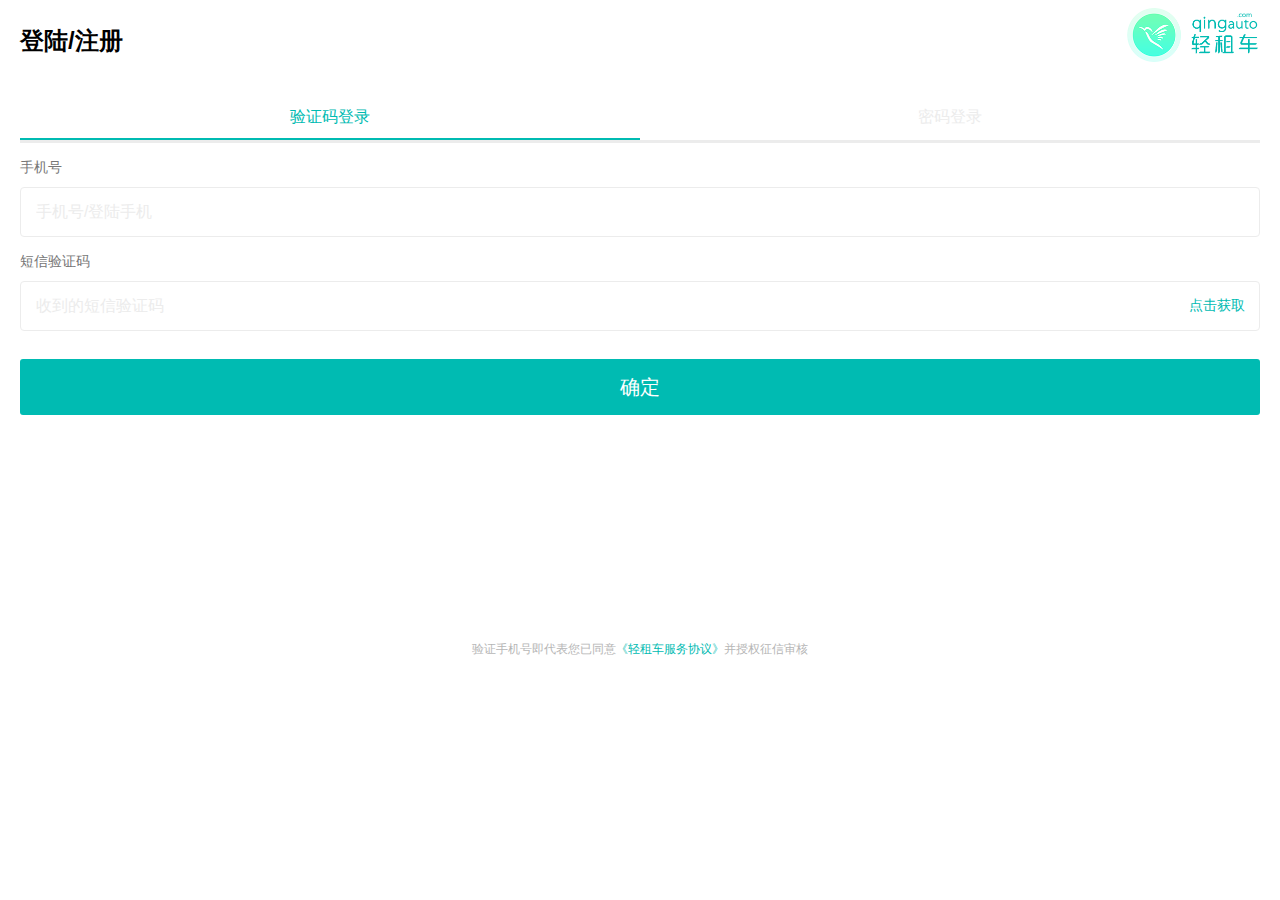
<file: view/login/login.html>
<!DOCTYPE html>
<html lang="en">
<head>
    <meta charset="UTF-8">
    <title>轻租车</title>
    <meta content="width=device-width,initial-scale=1.0,maximum-scale=1.0,user-scalable=0" name="viewport" />
    <meta content="yes" name="apple-mobile-web-app-capable" />
    <meta content="black" name="apple-mobile-web-app-status-bar-style" />
    <meta content="telephone=no" name="format-detection" />
    <link rel="stylesheet" href="../../plugins/ydui-0.1.3/build/css/ydui.css" />
    <script src="../../plugins/jquery-3.3.1/jquery-3.3.1.min.js"></script>
    <script src="../../assets/js/index.js"></script>
    <script src='../../plugins/md5/jquery.md5.js'></script>
    <link rel="stylesheet" href="css/css.min.css" />
</head>
<body>
    <section>
        <header class="flx_space-between">
            <h1 class="left-title">登陆/注册</h1>
            <div class="right-title"><img src="../../public/images/user_logo.png" alt=""></div>
        </header>
        <div class="qzc_flex_2 login">
            <div data-name="login_yzm" class="tab_nav active">
                验证码登录
            </div>
            <div data-name="login_psd" class="tab_nav">
                密码登录
            </div>
        </div>
        <!--验证码登录-->
        <div id="login_yzm" class="tab tab_active login_yzm">
            <div class="input_div">
                <label for="user_phone">手机号</label>
                <div class="style_input">
                    <input id="user_phone" type="text" placeholder="手机号/登陆手机"/>
                </div>
            </div>
            <div class="input_div">
                <label for="user_yzm">短信验证码</label>
                <div class="style_input">
                    <input id="user_yzm" type="text" placeholder="收到的短信验证码">
                    <a href="javascript:void(0)" onclick="sendCode(this)" class="css_sendCode active" id="get_code">点击获取</a>
                </div>
            </div>
        </div>
        <!--验证码登录  end-->
        <div id="login_psd" class="tab login_psd">
            <div class="input_div">
                <label for="user_phone">账号</label>
                <div class="style_input">
                    <input id="user_phone" type="text" placeholder="用户名/手机号"/>
                </div>
            </div>
            <div class="input_div">
                <label for="user_yzm">密码</label>
                <div class="style_input">
                    <input id="user_yzm" type="text" placeholder="登陆密码">
                </div>
            </div>
        </div>
        <button onclick="doLogin()" type="button" class="btn-block btn-primary qzc_btn">确定</button>
        <div class="center_mid agreement">
            验证手机号即代表您已同意<span>《轻租车服务协议》</span>并授权征信审核
        </div>
    </section>
</body>
<script src="../../plugins/ydui-0.1.3/build/js/ydui.js"></script>
<script src="../../plugins/ydui-0.1.3/build/js/ydui.flexible.js"></script>
<script src="js/login.js"></script>
</html>
</file>
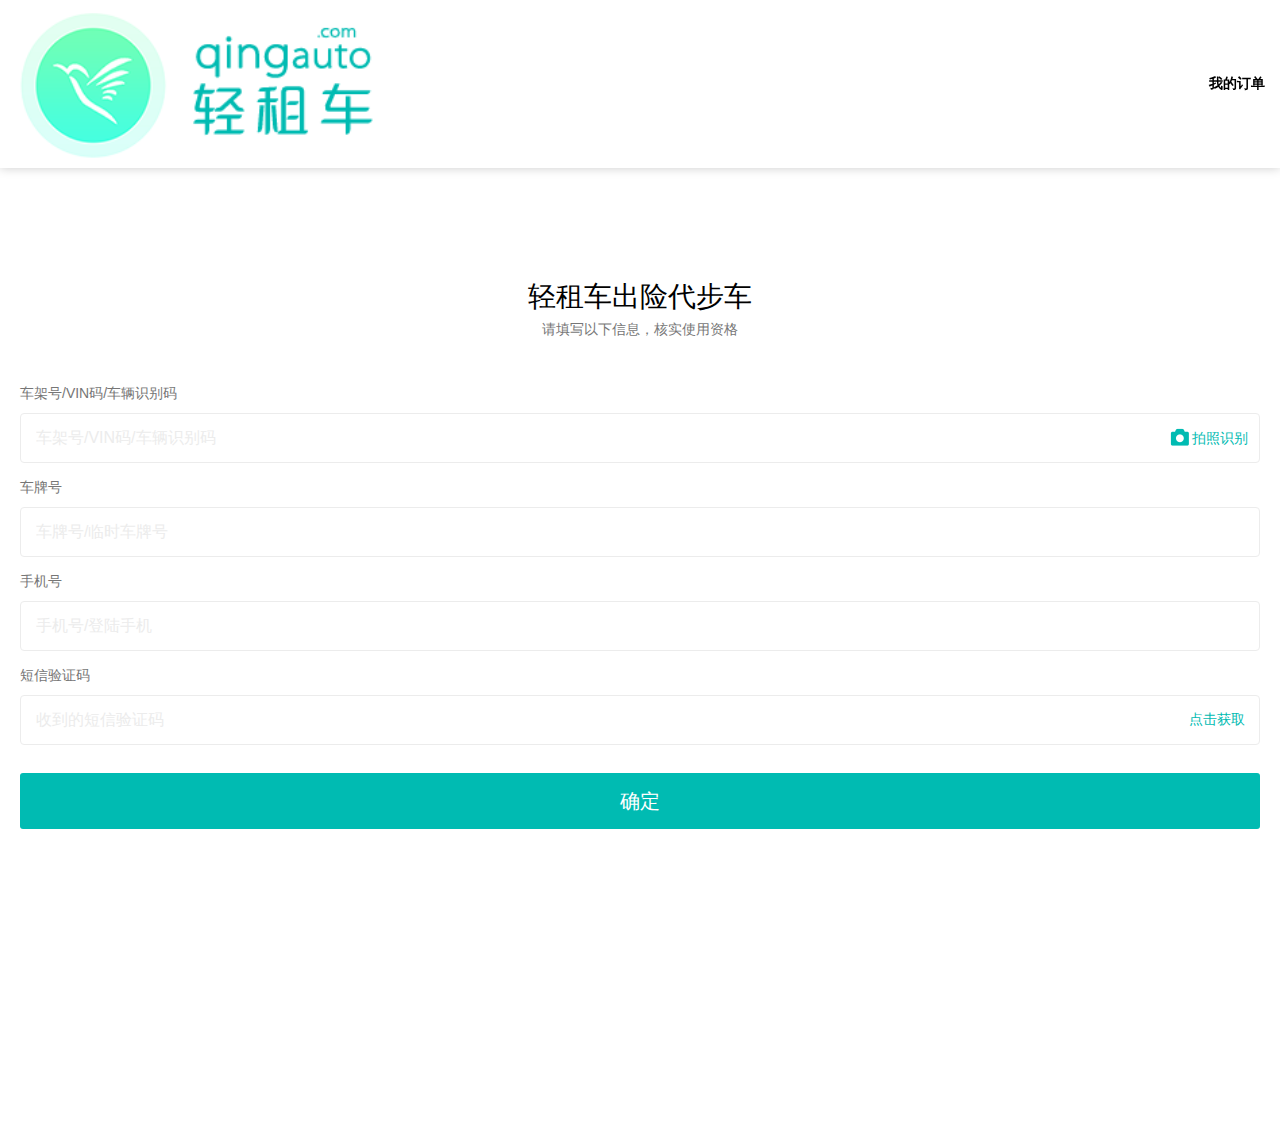
<file: view/login/login_validate.html>
<!DOCTYPE html>
<html lang="en">
<head>
    <meta charset="UTF-8">
    <title>轻租车</title>
    <meta content="width=device-width,initial-scale=1.0,maximum-scale=1.0,user-scalable=0" name="viewport" />
    <meta content="yes" name="apple-mobile-web-app-capable" />
    <meta content="black" name="apple-mobile-web-app-status-bar-style" />
    <meta content="telephone=no" name="format-detection" />
    <link rel="stylesheet" href="../../plugins/ydui-0.1.3/build/css/ydui.css" />
    <script src="../../plugins/jquery-3.3.1/jquery-3.3.1.min.js"></script>
    <script src="../../assets/js/index.js"></script>
    <script src="../../assets/js/regular.js"></script>
    <link rel="stylesheet" href="css/css.min.css" />
</head>
<body>
    <section class="v_login">
        <header class="qzc_flex_2 center_mid">
            <div><img src="../../public/images/user_logo.png" alt=""></div>
            <div><span class="float_r myOrder"><i class="icon-order center_mid"><span style="font-size: 14px;font-weight: bolder;margin-left: 5px">我的订单</span></i></span></div>
        </header>
        <div class="content center_mid">
            <div>
                <div class="title">轻租车出险代步车</div>
                <div class="title_fu">请填写以下信息，核实使用资格</div>
            </div>
        </div>
        <div class="input_div">
            <label for="VIN">车架号/VIN码/车辆识别码</label>
            <div class="style_input add_r">
                <input id="VIN" class="vin_other" type="text" placeholder="车架号/VIN码/车辆识别码"/>
                <a href="javascript:void(0)" onclick="openUpImg(this)" class="css_pg flx_space-between active" id="open_"><div class="icon camera_fill"></div>
                    <input id="upImg" type="file" style="opacity: 0;width: 0;margin: 0;padding: 0;position: absolute" accept="image/*" /><span style="line-height: 1.9">拍照识别</span>
                </a>
            </div>
        </div>
        <div class="input_div">
            <label for="license">车牌号</label>
            <div class="style_input add_r">
                <input id="license" type="text" placeholder="车牌号/临时车牌号"/>
            </div>
        </div>
        <div class="input_div">
            <label for="user_phone">手机号</label>
            <div class="style_input add_r">
                <input id="user_phone" type="text" placeholder="手机号/登陆手机"/>
            </div>
        </div>
        <div class="input_div">
            <label for="code">短信验证码</label>
            <div class="style_input add_r">
                <input id="code" class="vin_other" type="text" placeholder="收到的短信验证码"/>
                <a href="javascript:void(0)" onclick="sendCode(this)" class="active css_sendCode" id="get_code">点击获取</a>
            </div>
        </div>
        <button onclick="doLoginValidate()" type="button" class="btn-block btn-primary qzc_btn">确定</button>
    </section>
</body>
<script src="../../plugins/ydui-0.1.3/build/js/ydui.js"></script>
<script src="../../plugins/ydui-0.1.3/build/js/ydui.flexible.js"></script>
<script src='../../plugins/md5/jquery.md5.js'></script>
<script src="../../plugins/uploadimage/dist/lrz.all.bundle.js"></script>
<script src="js/login.js"></script>
</html>
</file>
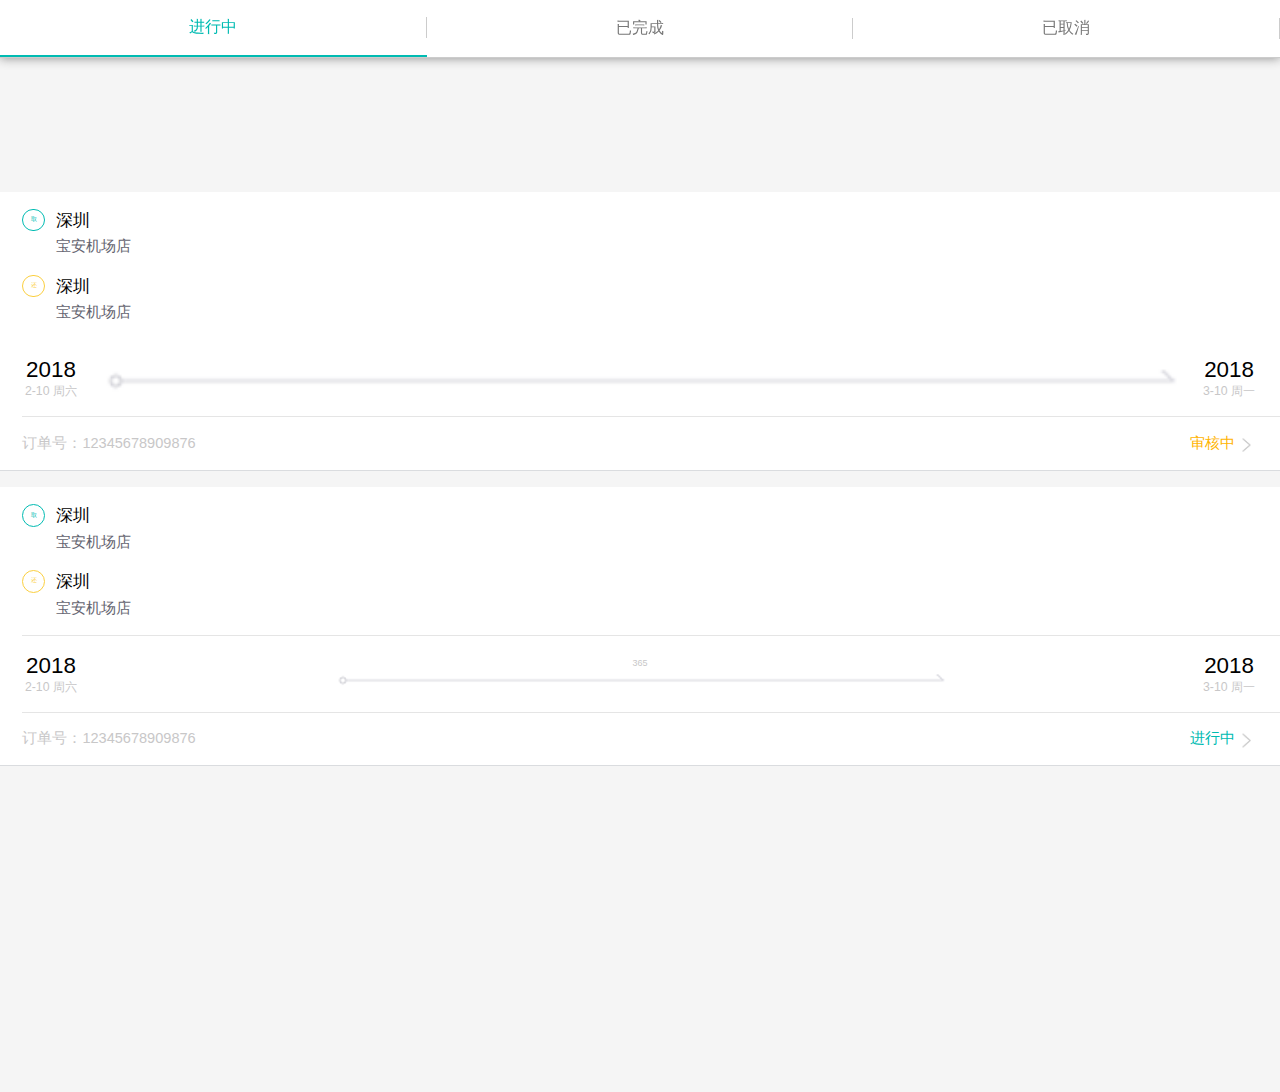
<file: view/order/order_list.html>
<!DOCTYPE html>
<html lang="en">
<head>
    <meta charset="UTF-8">
    <title>轻租车</title>
    <meta content="width=device-width,initial-scale=1.0,maximum-scale=1.0,user-scalable=0" name="viewport" />
    <meta content="yes" name="apple-mobile-web-app-capable" />
    <meta content="black" name="apple-mobile-web-app-status-bar-style" />
    <meta content="telephone=no" name="format-detection" />
    <link rel="stylesheet" href="../../plugins/ydui-0.1.3/build/css/ydui.css" />
    <script src="../../plugins/jquery-3.3.1/jquery-3.3.1.min.js"></script>
    <script src="../../assets/js/index.js"></script>
    <link rel="stylesheet" href="css/css.min.css" />
</head>
<body>
<section class="order_list">
    <header class="header qzc_flex_3 center_mid">
        <div class="order_active"><div>进行中</div></div>
        <div><div>已完成</div></div>
        <div><div>已取消</div></div>
    </header>
    <div class="list">
        <div class="view">
            <div class="car_info list_take">
                <div class="qzc_list container center_baseline">
                    <div style="width: .6rem" class="flex_none">
                        <div class="take center_mid">取</div>
                    </div>
                    <div class="flex2">
                        <div class="city">深圳</div>
                        <div class="addr ">宝安机场店</div>
                    </div>
                    <div class="flex1">
                        <div>&nbsp;&nbsp;&nbsp;&nbsp;</div>
                        <div><i class="icon-location"></i></div>
                    </div>
                </div>
            </div>
            <div class="car_info list_still">
                <div class="qzc_list container center_baseline">
                    <div style="width: .6rem" class="flex_none">
                        <div class="still center_mid">还</div>
                    </div>
                    <div class="flex2">
                        <div class="city">深圳</div>
                        <div class="addr ">宝安机场店</div>
                    </div>
                    <div class="flex1">
                        <div>&nbsp;&nbsp;&nbsp;&nbsp;</div>
                        <div><i class="icon-location"></i></div>
                    </div>
                </div>
                <div class="hr"><div></div></div>
            </div>
            <div>
                <div class="css_date">
                    <div class="container">
                        <div style="width: 1.5rem" class="flex_none">
                            <div style="text-align: center">
                                <div style="font-size: .4rem">2018</div>
                                <div style="font-size: .22rem;color: #C8C7C8">2-10 周六</div>
                            </div>
                        </div>
                        <div class="flex2 center_mid">
                            <img style="width: 100%" src="../../public/images/user_order_time.png" alt="">
                        </div>
                        <div style="width: 1.5rem " class="flex_none">
                            <div style="text-align: center">
                                <div style="font-size: .4rem">2018</div>
                                <div style="font-size: .22rem;color: #C8C7C8">3-10 周一</div>
                            </div>
                        </div>
                    </div>
                    <div class="hr"><div></div></div>
                </div>
                <div class="qzc_list border_b order_status">
                    <div class="center_mid container">
                        <div class="flex2">订单号：12345678909876</div>
                        <div class="flex1">
                            <span class="car_auditing">审核中</span>
                            <div class="icon icon_right"></div>
                        </div>
                    </div>
                </div>
            </div>
        </div>
        <div class="view">
            <div class="car_info list_take">
                <div class="qzc_list container center_baseline">
                    <div style="width: .6rem" class="flex_none">
                        <div class="take center_mid">取</div>
                    </div>
                    <div class="flex2">
                        <div class="city">深圳</div>
                        <div class="addr ">宝安机场店</div>
                    </div>
                    <div class="flex1">
                        <div>&nbsp;&nbsp;&nbsp;&nbsp;</div>
                        <div><i class="icon-location"></i></div>
                    </div>
                </div>
            </div>
            <div class="car_info list_still">
                <div class="qzc_list container center_baseline">
                    <div style="width: .6rem" class="flex_none">
                        <div class="still center_mid">还</div>
                    </div>
                    <div class="flex2">
                        <div class="city">深圳</div>
                        <div class="addr ">宝安机场店</div>
                    </div>
                    <div class="flex1">
                        <div>&nbsp;&nbsp;&nbsp;&nbsp;</div>
                        <div><i class="icon-location"></i></div>
                    </div>
                </div>
                <div class="hr"><div></div></div>
            </div>
            <div>
                <div class="css_date">
                    <div class="container">
                        <div style="width: 1.5rem" class="flex_none">
                            <div style="text-align: center">
                                <div style="font-size: .4rem">2018</div>
                                <div style="font-size: .22rem;color: #C8C7C8">2-10 周六</div>
                            </div>
                        </div>
                        <div class="flex2 center_mid">
                            <div>
                                <div style="font-size: .16rem;color: #C8C7C8;text-align: center">365</div>
                                <img style="width: 100%" src="../../public/images/user_order_time.png" alt="">
                            </div>
                        </div>
                        <div style="width: 1.5rem " class="flex_none">
                            <div style="text-align: center">
                                <div style="font-size: .4rem">2018</div>
                                <div style="font-size: .22rem;color: #C8C7C8">3-10 周一</div>
                            </div>
                        </div>
                    </div>
                    <div class="hr"><div></div></div>
                </div>
                <div class="qzc_list border_b order_status">
                    <div class="center_mid container">
                        <div class="flex2">订单号：12345678909876</div>
                        <div class="flex1">
                            <span class="car_forIn">进行中</span>
                            <div class="icon icon_right"></div>
                        </div>
                    </div>
                </div>
            </div>
        </div>
    </div>
</section>
</body>
<script src="../../plugins/ydui-0.1.3/build/js/ydui.js"></script>
<script src="../../plugins/ydui-0.1.3/build/js/ydui.flexible.js"></script>
<script src='../../plugins/md5/jquery.md5.js'></script>
<script src="js/order.js"></script>
</html>
</file>
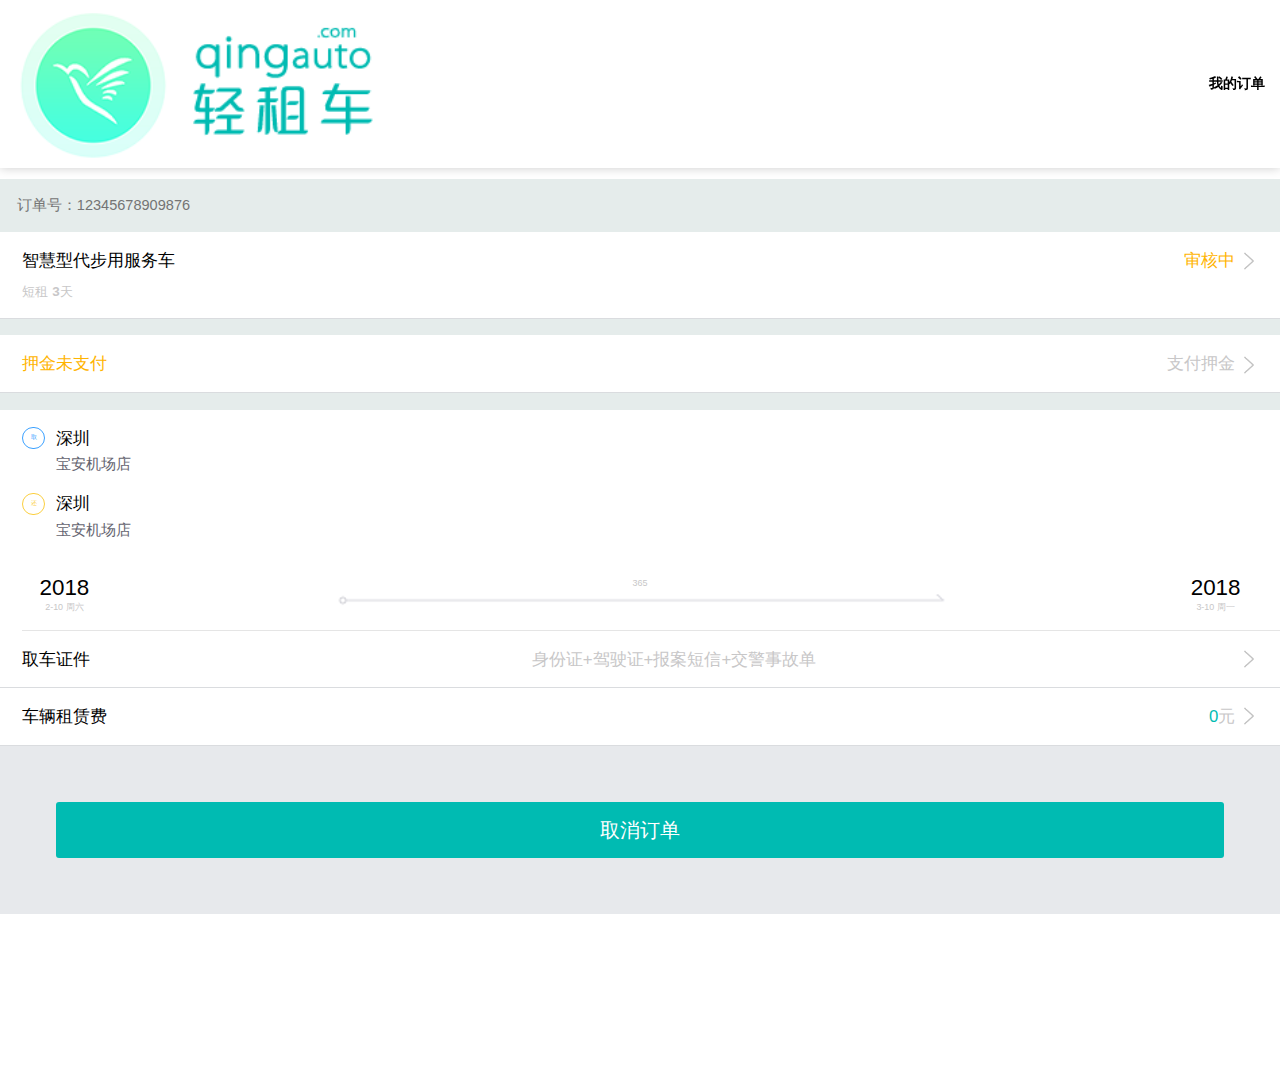
<file: view/validate/order_details.html>
<!DOCTYPE html>
<html lang="en">
<head>
    <meta charset="UTF-8">
    <title>轻租车</title>
    <meta content="width=device-width,initial-scale=1.0,maximum-scale=1.0,user-scalable=0" name="viewport" />
    <meta content="yes" name="apple-mobile-web-app-capable" />
    <meta content="black" name="apple-mobile-web-app-status-bar-style" />
    <meta content="telephone=no" name="format-detection" />
    <link rel="stylesheet" href="../../plugins/ydui-0.1.3/build/css/ydui.css" />
    <script src="../../plugins/jquery-3.3.1/jquery-3.3.1.min.js"></script>
    <script src="../../assets/js/index.js"></script>
    <link rel="stylesheet" href="css/css.min.css" />
</head>
<body>
<section class="order_details">
    <header class="header qzc_flex_2 center_mid">
        <div><img src="../../public/images/user_logo.png" alt=""></div>
        <div><span class="float_r myOrder"><i class="icon-order center_mid"><span style="font-size: 14px;font-weight: bolder;margin-left: 5px">我的订单</span></i></span></div>
    </header>
    <div class="content">
        <div class="top">
            <div style="padding: .3rem;color: #747474;font-size: .26rem">
                订单号：12345678909876
            </div>
            <div class="qzc_list border_b">
                <div class="center_mid qzc_flex_2">
                    <div class="qzc_list_left">智慧型代步用服务车</div>
                    <div class="qzc_list_right"><span class="car_auditing">审核中</span><div style="top: -.02rem" class="icon icon_right"></div></div>
                </div>
                <div class="list_bottom">
                    短租 <span>3</span>天
                </div>
            </div>
            <div style="margin-top: .3rem" class="qzc_list border_b">
                <div class="center_mid qzc_flex_2">
                    <div class="qzc_list_left car_auditing">押金未支付</div>
                    <div class="qzc_list_right"><span>支付押金</span><div style="top: -.02rem" class="icon icon_right"></div></div>
                </div>
            </div>
            <div class="car_info list_take">
                <div class="qzc_list container center_baseline">
                    <div style="width: .6rem" class="flex_none">
                        <div class="take center_mid">取</div>
                    </div>
                    <div class="flex2">
                        <div class="city">深圳</div>
                        <div class="addr ">宝安机场店</div>
                    </div>
                    <div class="flex1">
                        <div>&nbsp;&nbsp;&nbsp;&nbsp;</div>
                        <div><i class="icon-location"></i></div>
                    </div>
                </div>
            </div>
            <div class="car_info list_still">
                <div class="qzc_list container center_baseline">
                    <div style="width: .6rem" class="flex_none">
                        <div class="still center_mid">还</div>
                    </div>
                    <div class="flex2">
                        <div class="city">深圳</div>
                        <div class="addr ">宝安机场店</div>
                    </div>
                    <div class="flex1">
                        <div>&nbsp;&nbsp;&nbsp;&nbsp;</div>
                        <div><i class="icon-location"></i></div>
                    </div>
                </div>
                <div class="hr"><div></div></div>
            </div>
            <div class="css_date">
                <div class="container">
                    <div style="width: 1.5rem" class="flex_none">
                        <div style="text-align: center">
                            <div style="font-size: .4rem">2018</div>
                            <div style="font-size: .16rem;color: #C8C7C8">2-10 周六</div>
                        </div>
                    </div>
                    <div class="flex2 center_mid">
                        <div>
                            <div style="font-size: .16rem;color: #C8C7C8;text-align: center">365</div>
                            <img style="width: 100%" src="../../public/images/user_order_time.png" alt="">
                        </div>
                    </div>
                    <div style="width: 1.5rem " class="flex_none">
                        <div style="text-align: center">
                            <div style="font-size: .4rem">2018</div>
                            <div style="font-size: .16rem;color: #C8C7C8">3-10 周一</div>
                        </div>
                    </div>
                </div>
                <div class="hr"><div></div></div>
            </div>
            <div class="qzc_list border_b">
                <div class="center_mid container">
                    <div style="margin-right: .4rem;" class="qzc_list_none flex_none">取车证件</div>
                    <div class="qzc_list_none flex2 center_mid"><span style="margin-right: .4rem;font-weight: normal;color: #C8C7C8">身份证+驾驶证+报案短信+交警事故单</span><div class="icon icon_right"></div></div>
                </div>
            </div>
        </div>
        <div style="background: #ffffff" class="qzc_list border_b">
            <div class="center_mid qzc_flex_2">
                <div class="qzc_list_left">车辆租赁费</div>
                <div class="qzc_list_right active"><label style="margin-right: .4rem;color: #C8C7C8"><span style="margin-right: 0;color: #00BBB2" class="active">0</span>元</label><div style="top: -.05rem" class="icon icon_right"></div></div>
            </div>
        </div>
        <div style="padding: 1rem">
            <button style="margin-top: 0" onclick="" type="button" class="btn-block btn-primary qzc_btn">取消订单</button>
        </div>
    </div>
</section>
</body>
<script src="../../plugins/ydui-0.1.3/build/js/ydui.js"></script>
<script src="../../plugins/ydui-0.1.3/build/js/ydui.flexible.js"></script>
<script src='../../plugins/md5/jquery.md5.js'></script>
<script src="js/vsi.js"></script>
</html>
</file>
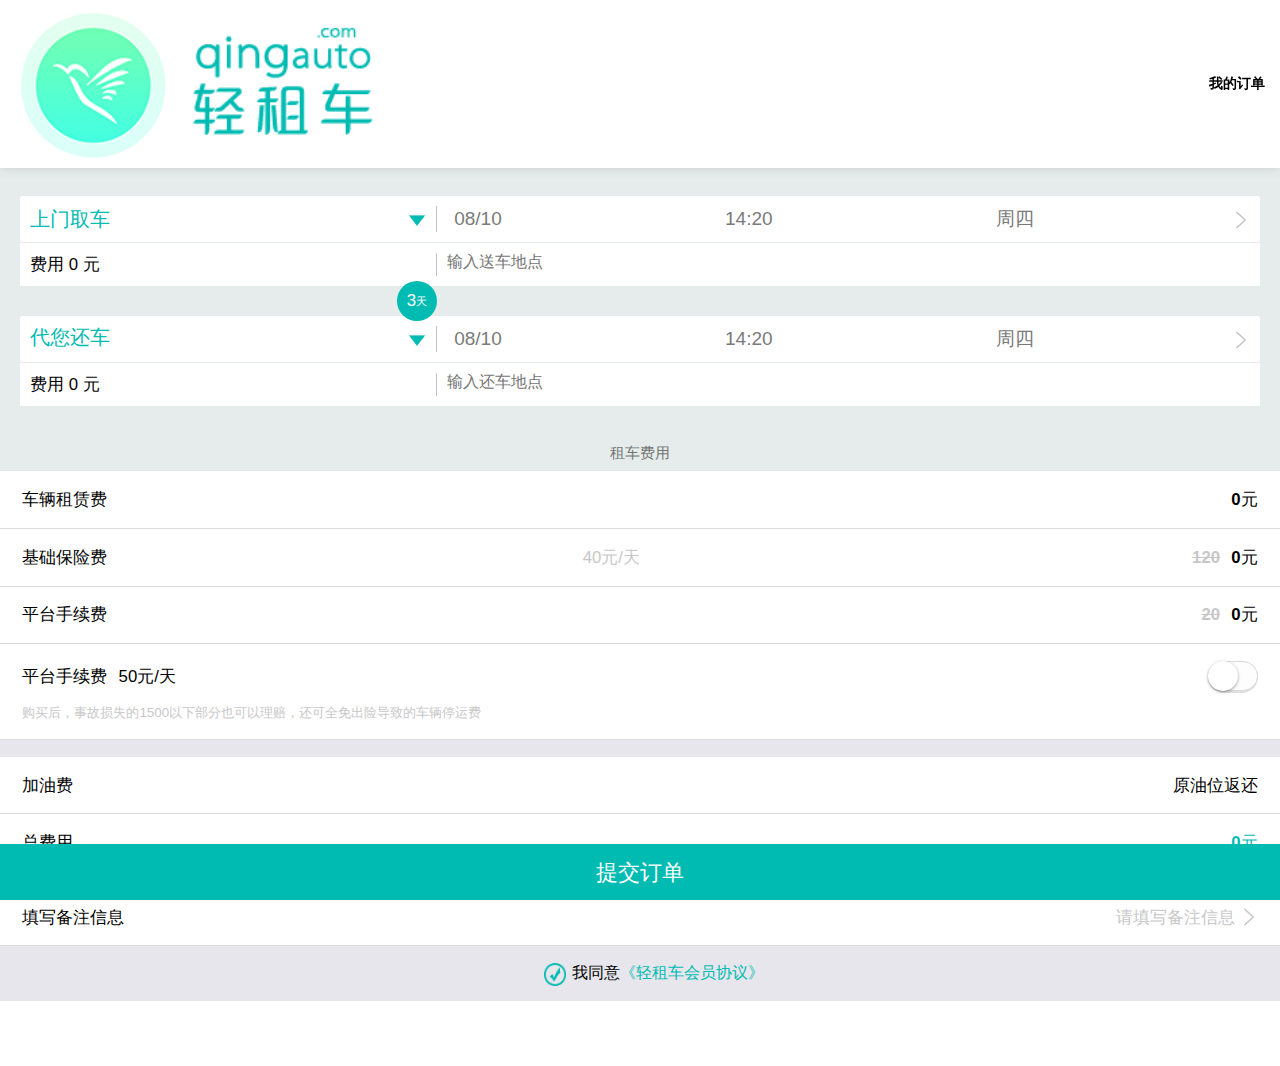
<file: view/validate/order_sub.html>
<!DOCTYPE html>
<html lang="en">
<head>
    <meta charset="UTF-8">
    <title>轻租车</title>
    <meta content="width=device-width,initial-scale=1.0,maximum-scale=1.0,user-scalable=0" name="viewport" />
    <meta content="yes" name="apple-mobile-web-app-capable" />
    <meta content="black" name="apple-mobile-web-app-status-bar-style" />
    <meta content="telephone=no" name="format-detection" />
    <link rel="stylesheet" href="../../plugins/ydui-0.1.3/build/css/ydui.css" />
    <script src="../../plugins/jquery-3.3.1/jquery-3.3.1.min.js"></script>
    <script src="../../assets/js/index.js"></script>
    <link rel="stylesheet" href="css/css.min.css" />
</head>
<body>
<section class="order_sub">
    <header class="header qzc_flex_2 center_mid">
        <div><img src="../../public/images/user_logo.png" alt=""></div>
        <div><span class="float_r myOrder"><i class="icon-order center_mid"><span style="font-size: 14px;font-weight: bolder;margin-left: 5px">我的订单</span></i></span></div>
    </header>
    <div class="content">
        <div class="choose_info">
            <div class="container up">
                <div class="flex1 center_mid">
                    <select style="width: 100%" name="_sc" id="_sc">
                        <option value="1">上门取车</option>
                        <option value="2">送车上门</option>
                    </select>
                    <div style="right: 5px;top: 0px" class="icon down_triangle"></div>
                </div>
                <div class="flex2 qzc_flex_3 center_baseline">
                    <div>08/10</div>
                    <div>14:20</div>
                    <div>周四</div>
                    <div class="icon icon_right"></div>
                </div>
            </div>
            <div style="margin-top: 1px" class="container">
                <div style="font-size: .3rem;text-align: left" class="flex1">
                    费用 <span>0</span> 元
                </div>
                <div class="flex2 qzc_flex_3 center_baseline">
                    <input type="text" placeholder="输入送车地点"/>
                </div>
            </div>
            <div class="circular center_mid"><span>3</span>天</div>
            <div style="margin-top: 30px" class="container up">
                <div class="flex1">
                    <select style="width: 100%" name="_sc" id="_hc">
                        <option value="1">代您还车</option>
                        <option value="2">送车上门</option>
                    </select>
                    <div style="right: 5px;top: 0px" class="icon down_triangle"></div>
                </div>
                <div class="flex2 qzc_flex_3 center_baseline">
                    <div>08/10</div>
                    <div>14:20</div>
                    <div>周四</div>
                    <div class="icon icon_right"></div>
                </div>
            </div>
            <div style="margin-top: 1px" class="container">
                <div style="font-size: .3rem;text-align: left" class="flex1">
                    费用 0 元
                </div>
                <div class="flex2 qzc_flex_3 center_baseline">
                    <input type="text" placeholder="输入还车地点"/>
                </div>
            </div>
        </div>
        <div style="background: #E5ECEB;color: #747474;font-size: .26rem;text-align: center;padding: 8px 0">租车费用</div>
        <div style="background: #E7E6EC">
            <div class="qzc_list border_b">
                <div class="center_mid qzc_flex_2">
                    <div class="qzc_list_left">车辆租赁费<i class="icon-question qzc_list_icon"></i></div>
                    <div class="qzc_list_right"><span>0</span>元</div>
                </div>
            </div>
            <div class="qzc_list border_b add_i_after">
                <div class="center_mid qzc_flex_2">
                    <div class="qzc_list_left">基础保险费<i class="icon-question qzc_list_icon"></i><span class="add_after">40元/天</span></div>
                    <div class="qzc_list_right"><span class="through">120</span><span>0</span>元</div>
                </div>
            </div>
            <div class="qzc_list border_b">
                <div class="center_mid qzc_flex_2">
                    <div class="qzc_list_left">平台手续费<i class="icon-question qzc_list_icon"></i></div>
                    <div class="qzc_list_right"><span class="through">20</span><span>0</span>元</div>
                </div>
            </div>
            <div class="qzc_list border_b">
                <div class="center_mid qzc_flex_2">
                    <div class="qzc_list_left">平台手续费<span class="mark">50元/天</span><i class="icon-question qzc_list_icon"></i></div>
                    <div class="qzc_list_right">
                        <label class="qzc_switch">
                            <input style="width: 50px" type="checkbox" class="m-switch">
                        </label>
                    </div>
                </div>
                <div class="list_bottom">
                    购买后，事故损失的1500以下部分也可以理赔，还可全免出险导致的车辆停运费
                </div>
            </div>
            <div style="margin-top: .3rem" class="qzc_list border_b">
                <div class="center_mid qzc_flex_2">
                    <div class="qzc_list_left">加油费<i class="icon-question qzc_list_icon"></i></div>
                    <div class="qzc_list_right">原油位返还</div>
                </div>
            </div>
            <div class="qzc_list border_b">
                <div class="center_mid qzc_flex_2">
                    <div class="qzc_list_left">总费用<i class="icon-question qzc_list_icon"></i></div>
                    <div class="qzc_list_right active"><span class="active">0</span>元</div>
                </div>
            </div>
            <div style="margin-top: .3rem" class="qzc_list border_b">
                <div class="center_mid qzc_flex_2">
                    <div class="qzc_list_left">填写备注信息</div>
                    <div class="qzc_list_right"><span style="margin-right: .4rem;font-weight: normal;color: #C8C7C8">请填写备注信息</span><div style="top: -.05rem" class="icon icon_right"></div></div>
                </div>
            </div>
            <div class="center_mid" style="padding: .3rem;text-align: center">
                <div style="position: relative;margin-left: 1rem">
                    <div style="right: inherit;left: -.5rem;top: 0;height: .4rem;width: .4rem;" class="icon_check icon"></div>我同意<a href="#" class="active">《轻租车会员协议》</a>
                </div>
            </div>
        </div>
    </div>
    <footer onclick="user_know()" style="font-size: .4rem" class="center_mid">
        提交订单
    </footer>
</section>
</body>
<script src="../../plugins/ydui-0.1.3/build/js/ydui.js"></script>
<script src="../../plugins/ydui-0.1.3/build/js/ydui.flexible.js"></script>
<script src='../../plugins/md5/jquery.md5.js'></script>
<script src="js/vsi.js"></script>
</html>
</file>
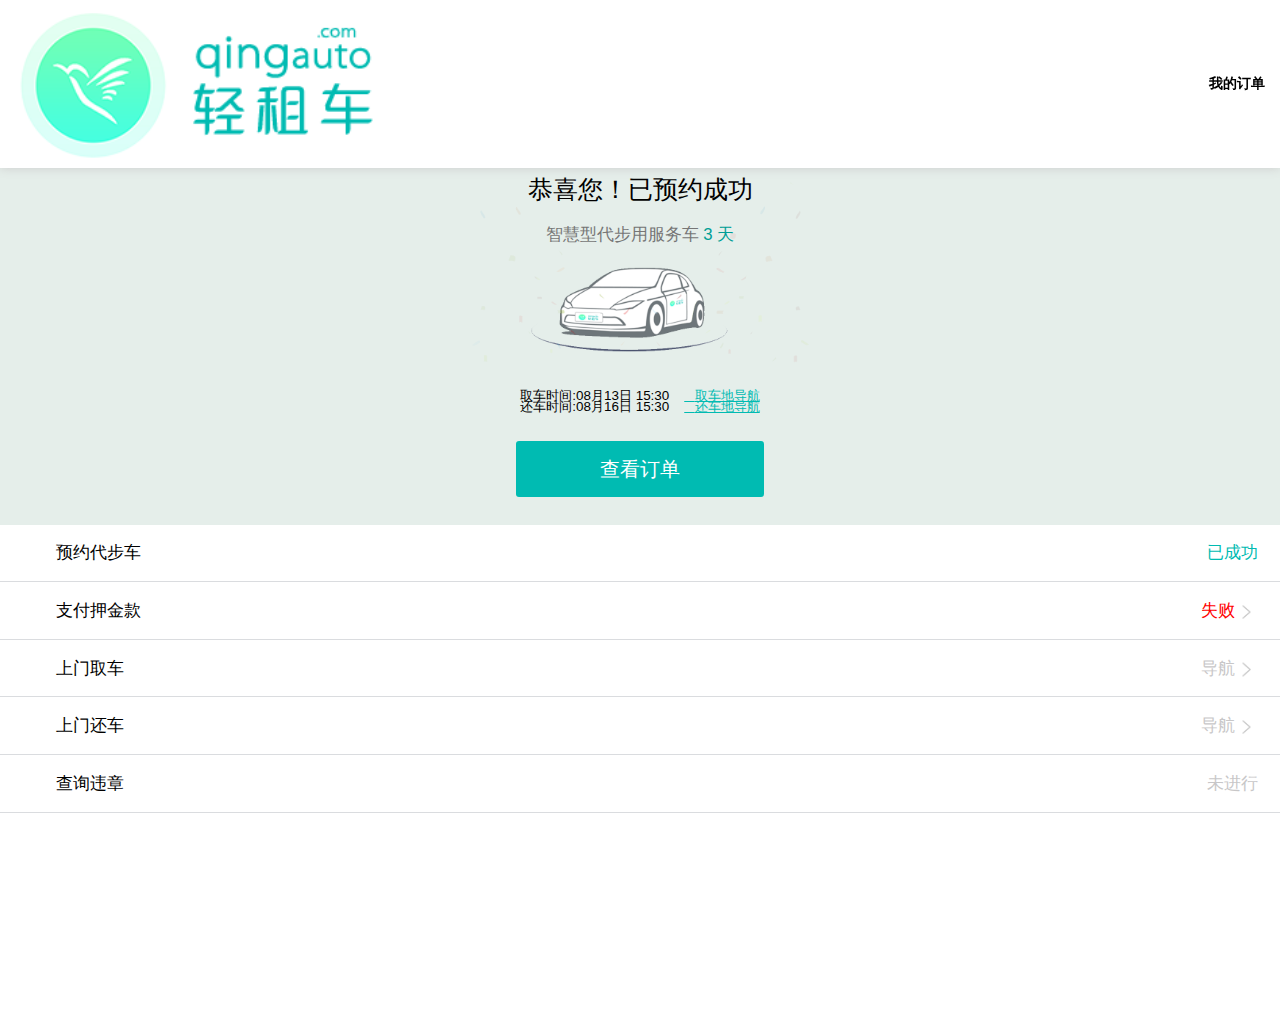
<file: view/validate/order_success.html>
<!DOCTYPE html>
<html lang="en">
<head>
    <meta charset="UTF-8">
    <title>轻租车</title>
    <meta content="width=device-width,initial-scale=1.0,maximum-scale=1.0,user-scalable=0" name="viewport" />
    <meta content="yes" name="apple-mobile-web-app-capable" />
    <meta content="black" name="apple-mobile-web-app-status-bar-style" />
    <meta content="telephone=no" name="format-detection" />
    <link rel="stylesheet" href="../../plugins/ydui-0.1.3/build/css/ydui.css" />
    <script src="../../plugins/jquery-3.3.1/jquery-3.3.1.min.js"></script>
    <script src="../../assets/js/index.js"></script>
    <link rel="stylesheet" href="css/css.min.css" />
</head>
<body>
<section class="order_success">
    <header class="header qzc_flex_2 center_mid">
        <div><img src="../../public/images/user_logo.png" alt=""></div>
        <div><span class="float_r myOrder"><i class="icon-order center_mid"><span style="font-size: 14px;font-weight: bolder;margin-left: 5px">我的订单</span></i></span></div>
    </header>
    <div class="content center_mid">
        <div>
            <div style="background: url('img/user_order_success_carFlower.png') no-repeat 100%/100%;background-position: bottom center;height: 3.4rem;padding: 0 1rem;">
                <div style="font-size: .45rem" class="title">恭喜您！已预约成功</div>
                <div style="margin-top: .3rem;font-size: .3rem" class="title_fu">智慧型代步用服务车 <span style="color: #009E96">3 天</span></div>
            </div>
            <div style="margin-top: .5rem;font-size: .24rem;text-align: center">
                <div style="line-height: .8">取车时间:08月13日 15:30
                    <a style="margin-left: .2rem;text-decoration: underline;color: #00BBB2" href=""><i class="icon-location">取车地导航</i></a>
                </div>
                <div style="line-height: .8">还车时间:08月16日 15:30
                    <a style="margin-left: .2rem;text-decoration: underline;color: #00BBB2" href=""><i class="icon-location">还车地导航</i></a>
                </div>
            </div>
            <div style="padding: 0 .8rem">
                <button onclick="" type="button" class="btn-block btn-primary qzc_btn">查看订单</button>
            </div>
        </div>
    </div>
    <!--已完成 成功-->
    <div class="qzc_list border_b success">
        <div class="center_mid qzc_flex_2">
            <div class="qzc_list_left"><i class="icon-checkoff qzc_list_icon head_icon checked"></i><div style="margin-left: .6rem">预约代步车</div></div>
            <div class="qzc_list_right active">已成功</div>
        </div>
    </div>
    <!--已完成 失败-->
    <div class="qzc_list border_b _fail">
        <div class="center_mid qzc_flex_2">
            <div class="qzc_list_left"><i class="icon-warn-outline qzc_list_icon head_icon fail"></i><div style="margin-left: .6rem">支付押金款</div></div>
            <div class="qzc_list_right fail" style="padding-right: .4rem">失败<div style="width: .4rem;height: .4rem;position: absolute;right: 0;top: .03rem;" class="icon_right icon"></div></div>
        </div>
    </div>
    <!--未完成 导航-->
    <div class="qzc_list border_b _gps">
        <div class="center_mid qzc_flex_2">
            <div class="qzc_list_left"><i class="icon-checkoff qzc_list_icon head_icon"></i><div style="margin-left: .6rem">上门取车</div></div>
            <div class="qzc_list_right" style="padding-right: .4rem;color: #C8C7C8">导航<div style="width: .4rem;height: .4rem;position: absolute;right: 0;top: .03rem;" class="icon_right icon"></div></div>
        </div>
    </div>
    <!--未完成 导航-->
    <div class="qzc_list border_b _gps">
        <div class="center_mid qzc_flex_2">
            <div class="qzc_list_left"><i class="icon-checkoff qzc_list_icon head_icon"></i><div style="margin-left: .6rem">上门还车</div></div>
            <div class="qzc_list_right" style="padding-right: .4rem;color: #C8C7C8">导航<div style="width: .4rem;height: .4rem;position: absolute;right: 0;top: .03rem;" class="icon_right icon"></div></div>
        </div>
    </div>
    <!--未进行-->
    <div class="qzc_list border_b _ing">
        <div class="center_mid qzc_flex_2">
            <div class="qzc_list_left"><i class="icon-checkoff qzc_list_icon head_icon"></i><div style="margin-left: .6rem">查询违章</div></div>
            <div class="qzc_list_right" style="color: #C8C7C8">未进行</div>
        </div>
    </div>
</section>
</body>
<script src="../../plugins/ydui-0.1.3/build/js/ydui.js"></script>
<script src="../../plugins/ydui-0.1.3/build/js/ydui.flexible.js"></script>
<script src='../../plugins/md5/jquery.md5.js'></script>
<script src="js/vsi.js"></script>
</html>
</file>
<file: view/login/css/css.min.css>
:after{content:'';display:block;clear:both;height:0;overflow:hidden;visibility:inherit}*{zoom:1}body{background:#fff;font-size:16px}.qzc_flex_1{width:100%;position:relative}.qzc_flex_1>*{float:left;width:100%}.qzc_flex_2{width:100%;position:relative}.qzc_flex_2>*{float:left;width:50%}.qzc_flex_3{width:100%;position:relative}.qzc_flex_3>*{float:left;width:calc(100% / 3)}.qzc_row{position:relative;float:left;width:calc(100% / 1)}.qzc_row_2{position:relative;float:left;width:calc(100% / 2)}.qzc_row_3{position:relative;float:left;width:calc(100% / 3)}.qzc_row_4{position:relative;float:left;width:calc(100% / 4)}.qzc_row_5{position:relative;float:left;width:calc(100% / 5)}.container{display:-webkit-flex;display:flex}.container .flex_none{-webkit-flex:none;flex:none;position:relative}.container .flex1{position:relative;-webkit-flex:1;flex:1}.container .flex2{position:relative;-webkit-flex:2;flex:2}.flx_space-between{display:-webkit-flex;display:flex;justify-content:space-between}.center_mid{display:-webkit-flex;display:flex;justify-content:center;align-items:center}.center_baseline{display:-webkit-flex;display:flex;justify-content:center;align-items:baseline}.flex_end{display:-webkit-flex;display:flex;justify-content:flex-end;align-items:baseline}.active{color:#00BBB2}.fail{color:red}.prompt{color:#00BBB2;font-size:12px;padding:5px 0}.disabled{color:#00BBB2;pointer-events:none}.input_div{position:relative;margin-top:15px}.input_div label{font-size:14px;color:#767676}.input_div input{margin-top:10px;border:1px solid #ECECEC;border-radius:4px;width:100%;padding:15px}.input_div .icon{width:25px;height:25px}.input_div ::-webkit-input-placeholder{color:#ECECEC}.add_icon_r .style_input{margin-top:5px}.add_icon_r label{position:relative}.add_icon_r .class_icon{font-size:20px;position:absolute}.add_r{position:relative}input:focus{outline:0;border:1px solid #00BBB2;box-shadow:0 0 10px 0 #00BBB2}input:focus ::-webkit-input-placeholder{color:#00BBB2}input:focus :-moz-placeholder{color:#00BBB2}input:focus ::-moz-placeholder{color:#00BBB2}input:focus :-ms-input-placeholder{color:#00BBB2}.input_warning{outline:0;border:1px solid red;box-shadow:0 0 10px 0 red}.input_warning ::-webkit-input-placeholder{color:red}.input_warning :-moz-placeholder{color:red}.input_warning ::-moz-placeholder{color:red}.input_warning :-ms-input-placeholder{color:red}.qzc_btn{background-color:#00BBB2;border-color:#00BBB2}.qzc_btn:active{background-color:#009E96;border-color:#009E96}.float_r{float:right}.qzc_list{padding:.3rem .4rem;font-size:.3rem}.qzc_list span{display:inline-flex;font-weight:bolder}.qzc_list .qzc_list_left{text-align:left;position:relative}.qzc_list .qzc_list_right{text-align:right;position:relative}.qzc_list .qzc_list_right label{float:right}.qzc_list .qzc_list_none{position:relative}.qzc_list .qzc_list_none label{float:right}.qzc_list .qzc_list_icon{position:absolute;margin-left:.1rem;font-size:.4rem;color:#B0B0B0}.qzc_list .head_icon{margin-left:0}.qzc_list .checked{color:#00BBB2}.qzc_list .fail{color:red}.qzc_list .through{text-decoration:line-through;color:#C8C7C8;margin-right:.2rem}.qzc_list .mark{margin-left:.2rem;font-weight:400}.qzc_list .list_bottom{font-size:.24rem;color:#C8C7C8;padding-right:1.6rem;margin-top:.2rem}.border_b{border-bottom:1px solid #DADCDF}.border_t{border-top:1px solid #DADCDF}.add_i_after .add_after{font-weight:400;float:right;color:#C8C7C8}.qzc_switch .m-switch:before{border:1px solid #DADADF}.updatecsssubstring{text-overflow:ellipsis;-o-text-overflow:ellipsis;white-space:nowrap;overflow:hidden;width:100%;display:inline-block}.camera_fill{background-image:url(../../../assets/images/camera_fill.png);background-size:100% 100%}.upload_img{background-image:url(../../../assets/images/upload_img.png);background-size:100% 100%}.icon_right{background-image:url(../../../assets/images/icon_right.png);background-size:100% 100%}.down_triangle{background-image:url(../../../assets/images/down_triangle.png);background-size:100% 100%}.down_triangle_black{background-image:url(../../../assets/images/down_triangle_black.png);background-size:100% 100%}.icon_check{background-image:url(../../../assets/images/icon_check.png);background-size:100% 100%}body{margin:0}body header{width:100%;display:block}body section{padding:0 20px}body .left-title{margin:25px 0 0;float:left;font-size:24px;padding:0}body .right-title{margin-top:5px;font-size:20px;float:right;padding:0}body .right-title img{width:135px;position:absolute;right:20px}body .login{margin-top:40px;border-bottom:3px solid #ECECEC}body .login .tab_nav{padding:10px 0;text-align:center;color:#ECECEC}body .login .active{color:#00BBB2;border-bottom:2px solid #00BBB2}body .tab{display:none}body .tab .css_sendCode{font-size:14px;right:5px;padding:15px 10px;top:calc(100%/2 - 10px);position:absolute}body .login_yzm input{padding:15px 120px 15px 15px}body .tab_active{display:block}body .agreement{font-size:.22rem;color:#B6B6B6}body .agreement span{color:#00BBB2}body .v_login header{position:fixed;z-index:999;background:#fff;width:100%;top:0;left:0;padding:5px 15px;box-shadow:0 0 10px #ccc}body .v_login header img{width:58%}body .v_login header i{font-size:22px}body .v_login .content{padding:30px 0}body .v_login .content .title{font-size:28px;text-align:center}body .v_login .content .title_fu{font-size:14px;color:#767676;text-align:center;margin-top:5px}body .v_login .vin_other{padding:15px 105px 15px 15px}body .v_login .css_pg{font-size:14px;right:2px;padding:12px 10px;top:calc(100%/2 - 20px);position:absolute}body .v_login .css_sendCode{font-size:14px;right:5px;padding:15px 10px;top:calc(100%/2 - 19px);position:absolute}
</file>
<file: view/order/css/css.min.css>
:after{content:'';display:block;clear:both;height:0;overflow:hidden;visibility:inherit}*{zoom:1}body{font-size:16px}.qzc_flex_1{width:100%;position:relative}.qzc_flex_1>*{float:left;width:100%}.qzc_flex_2{width:100%;position:relative}.qzc_flex_2>*{float:left;width:50%}.qzc_flex_3{width:100%;position:relative}.qzc_flex_3>*{float:left;width:calc(100% / 3)}.qzc_row{position:relative;float:left;width:calc(100% / 1)}.qzc_row_2{position:relative;float:left;width:calc(100% / 2)}.qzc_row_3{position:relative;float:left;width:calc(100% / 3)}.qzc_row_4{position:relative;float:left;width:calc(100% / 4)}.qzc_row_5{position:relative;float:left;width:calc(100% / 5)}.container{display:-webkit-flex;display:flex}.container .flex_none{-webkit-flex:none;flex:none;position:relative}.container .flex1{position:relative;-webkit-flex:1;flex:1}.container .flex2{position:relative;-webkit-flex:2;flex:2}.flx_space-between{display:-webkit-flex;display:flex;justify-content:space-between}.center_mid{display:-webkit-flex;display:flex;justify-content:center;align-items:center}.center_baseline{display:-webkit-flex;display:flex;justify-content:center;align-items:baseline}.flex_end{display:-webkit-flex;display:flex;justify-content:flex-end;align-items:baseline}.active{color:#00BBB2}.fail{color:red}.prompt{color:#00BBB2;font-size:12px;padding:5px 0}.disabled{color:#00BBB2;pointer-events:none}.input_div{position:relative;margin-top:15px}.input_div label{font-size:14px;color:#767676}.input_div input{margin-top:10px;border:1px solid #ECECEC;border-radius:4px;width:100%;padding:15px}.input_div .icon{width:25px;height:25px}.input_div ::-webkit-input-placeholder{color:#ECECEC}.add_icon_r .style_input{margin-top:5px}.add_icon_r label{position:relative}.add_icon_r .class_icon{font-size:20px;position:absolute}.add_r{position:relative}input:focus{outline:0;border:1px solid #00BBB2;box-shadow:0 0 10px 0 #00BBB2}input:focus ::-webkit-input-placeholder{color:#00BBB2}input:focus :-moz-placeholder{color:#00BBB2}input:focus ::-moz-placeholder{color:#00BBB2}input:focus :-ms-input-placeholder{color:#00BBB2}.input_warning{outline:0;border:1px solid red;box-shadow:0 0 10px 0 red}.input_warning ::-webkit-input-placeholder{color:red}.input_warning :-moz-placeholder{color:red}.input_warning ::-moz-placeholder{color:red}.input_warning :-ms-input-placeholder{color:red}.qzc_btn{background-color:#00BBB2;border-color:#00BBB2}.qzc_btn:active{background-color:#009E96;border-color:#009E96}.float_r{float:right}.qzc_list{padding:.3rem .4rem;font-size:.3rem}.qzc_list span{display:inline-flex;font-weight:bolder}.qzc_list .qzc_list_left{text-align:left;position:relative}.qzc_list .qzc_list_right{text-align:right;position:relative}.qzc_list .qzc_list_right label{float:right}.qzc_list .qzc_list_none{position:relative}.qzc_list .qzc_list_none label{float:right}.qzc_list .qzc_list_icon{position:absolute;margin-left:.1rem;font-size:.4rem;color:#B0B0B0}.qzc_list .head_icon{margin-left:0}.qzc_list .checked{color:#00BBB2}.qzc_list .fail{color:red}.qzc_list .through{text-decoration:line-through;color:#C8C7C8;margin-right:.2rem}.qzc_list .mark{margin-left:.2rem;font-weight:400}.qzc_list .list_bottom{font-size:.24rem;color:#C8C7C8;padding-right:1.6rem;margin-top:.2rem}.border_b{border-bottom:1px solid #DADCDF}.border_t{border-top:1px solid #DADCDF}.add_i_after .add_after{font-weight:400;float:right;color:#C8C7C8}.qzc_switch .m-switch:before{border:1px solid #DADADF}.updatecsssubstring{text-overflow:ellipsis;-o-text-overflow:ellipsis;white-space:nowrap;overflow:hidden;width:100%;display:inline-block}.camera_fill{background-image:url(../../../assets/images/camera_fill.png);background-size:100% 100%}.upload_img{background-image:url(../../../assets/images/upload_img.png);background-size:100% 100%}.icon_right{background-image:url(../../../assets/images/icon_right.png);background-size:100% 100%}.down_triangle{background-image:url(../../../assets/images/down_triangle.png);background-size:100% 100%}.down_triangle_black{background-image:url(../../../assets/images/down_triangle_black.png);background-size:100% 100%}.icon_check{background-image:url(../../../assets/images/icon_check.png);background-size:100% 100%}.order_active{color:#00BBB2;border-bottom:2px solid #00BBB2}body{background:#F5F5F5}.order_list .header{box-shadow:0 0 10px #888;color:#787878;border-bottom:1px solid #ccc;position:fixed;z-index:999;background:#fff;top:0;left:0}.order_list .header>*{text-align:center;padding:.3rem 0}.order_list .header>* div{border-right:1px solid #ccc}.order_list .header>* :last-child div{border:none}.order_list .list{margin-top:15%;margin-bottom:15px}.order_list .list .view{background:#E5ECEB}.order_list .list .view .qzc_list{background:#fff}.order_list .list .view .hr{width:100%;padding-left:.4rem;position:absolute;bottom:0}.order_list .list .view .hr div{height:.01rem;width:100%;background:#E5E5E5}.order_list .list .view .icon{width:.4rem;height:.4rem;position:absolute;right:0;top:0}.order_list .list .view .order_status{font-size:.26rem}.order_list .list .view .order_status .flex2{color:#C8C7C8}.order_list .list .car_info{position:relative}.order_list .list .car_info .take{border:1px solid #00BBB2;color:#00BBB2;width:.4rem;height:.4rem;border-radius:100%;font-size:.1rem;position:absolute;top:-.3rem}.order_list .list .car_info .still{border:1px solid #FBCF3F;color:#FBCF3F;width:.4rem;height:.4rem;border-radius:100%;font-size:.1rem;position:absolute;top:-.3rem}.order_list .list .car_info .addr{margin-top:.1rem;font-size:.26rem;color:#646470}.order_list .list .car_info i{font-size:.42rem;color:#00BBB2;float:right}.order_list .list .list_still{margin-top:0}.order_list .list .list_still .qzc_list{padding-top:.15rem}.order_list .list .list_take{margin-top:.3rem}.order_list .list .list_take .qzc_list{padding-bottom:.15rem}.order_list .list .css_date{background:#fff;position:relative}.order_list .list .css_date .container{padding:.3rem .16rem}.order_list .list .car_auditing{color:#FFB400;font-weight:400;float:right;margin-right:.4rem}.order_list .list .car_forIn{color:#00BBB2;font-weight:400;float:right;margin-right:.4rem}
</file>
<file: view/validate/css/css.min.css>
:after{content:'';display:block;clear:both;height:0;overflow:hidden;visibility:inherit}*{zoom:1}body{background:#fff;font-size:16px}.qzc_flex_1{width:100%;position:relative}.qzc_flex_1>*{float:left;width:100%}.qzc_flex_2{width:100%;position:relative}.qzc_flex_2>*{float:left;width:50%}.qzc_flex_3{width:100%;position:relative}.qzc_flex_3>*{float:left;width:calc(100% / 3)}.qzc_row{position:relative;float:left;width:calc(100% / 1)}.qzc_row_2{position:relative;float:left;width:calc(100% / 2)}.qzc_row_3{position:relative;float:left;width:calc(100% / 3)}.qzc_row_4{position:relative;float:left;width:calc(100% / 4)}.qzc_row_5{position:relative;float:left;width:calc(100% / 5)}.container{display:-webkit-flex;display:flex}.container .flex_none{-webkit-flex:none;flex:none;position:relative}.container .flex1{position:relative;-webkit-flex:1;flex:1}.container .flex2{position:relative;-webkit-flex:2;flex:2}.flx_space-between{display:-webkit-flex;display:flex;justify-content:space-between}.center_mid{display:-webkit-flex;display:flex;justify-content:center;align-items:center}.center_baseline{display:-webkit-flex;display:flex;justify-content:center;align-items:baseline}.flex_end{display:-webkit-flex;display:flex;justify-content:flex-end;align-items:baseline}.active{color:#00BBB2}.fail{color:red}.prompt{color:#00BBB2;font-size:12px;padding:5px 0}.disabled{color:#00BBB2;pointer-events:none}.input_div{position:relative;margin-top:15px}.input_div label{font-size:14px;color:#767676}.input_div input{margin-top:10px;border:1px solid #ECECEC;border-radius:4px;width:100%;padding:15px}.input_div .icon{width:25px;height:25px}.input_div ::-webkit-input-placeholder{color:#ECECEC}.add_icon_r .style_input{margin-top:5px}.add_icon_r label{position:relative}.add_icon_r .class_icon{font-size:20px;position:absolute}.add_r{position:relative}input:focus{outline:0;border:1px solid #00BBB2;box-shadow:0 0 10px 0 #00BBB2}input:focus ::-webkit-input-placeholder{color:#00BBB2}input:focus :-moz-placeholder{color:#00BBB2}input:focus ::-moz-placeholder{color:#00BBB2}input:focus :-ms-input-placeholder{color:#00BBB2}.input_warning{outline:0;border:1px solid red;box-shadow:0 0 10px 0 red}.input_warning ::-webkit-input-placeholder{color:red}.input_warning :-moz-placeholder{color:red}.input_warning ::-moz-placeholder{color:red}.input_warning :-ms-input-placeholder{color:red}.qzc_btn{background-color:#00BBB2;border-color:#00BBB2}.qzc_btn:active{background-color:#009E96;border-color:#009E96}.float_r{float:right}.qzc_list{padding:.3rem .4rem;font-size:.3rem}.qzc_list span{display:inline-flex;font-weight:bolder}.qzc_list .qzc_list_left{text-align:left;position:relative}.qzc_list .qzc_list_right{text-align:right;position:relative}.qzc_list .qzc_list_right label{float:right}.qzc_list .qzc_list_none{position:relative}.qzc_list .qzc_list_none label{float:right}.qzc_list .qzc_list_icon{position:absolute;margin-left:.1rem;font-size:.4rem;color:#B0B0B0}.qzc_list .head_icon{margin-left:0}.qzc_list .checked{color:#00BBB2}.qzc_list .fail{color:red}.qzc_list .through{text-decoration:line-through;color:#C8C7C8;margin-right:.2rem}.qzc_list .mark{margin-left:.2rem;font-weight:400}.qzc_list .list_bottom{font-size:.24rem;color:#C8C7C8;padding-right:1.6rem;margin-top:.2rem}.border_b{border-bottom:1px solid #DADCDF}.border_t{border-top:1px solid #DADCDF}.add_i_after .add_after{font-weight:400;float:right;color:#C8C7C8}.qzc_switch .m-switch:before{border:1px solid #DADADF}.updatecsssubstring{text-overflow:ellipsis;-o-text-overflow:ellipsis;white-space:nowrap;overflow:hidden;width:100%;display:inline-block}.camera_fill{background-image:url(../../../assets/images/camera_fill.png);background-size:100% 100%}.upload_img{background-image:url(../../../assets/images/upload_img.png);background-size:100% 100%}.icon_right{background-image:url(../../../assets/images/icon_right.png);background-size:100% 100%}.down_triangle{background-image:url(../../../assets/images/down_triangle.png);background-size:100% 100%}.down_triangle_black{background-image:url(../../../assets/images/down_triangle_black.png);background-size:100% 100%}.icon_check{background-image:url(../../../assets/images/icon_check.png);background-size:100% 100%}section{padding:0 20px;height:100%}section .header{position:fixed;z-index:999;background:#fff;width:100%;top:0;left:0;padding:5px 15px;box-shadow:0 0 10px #ccc}section .header img{width:58%}section .header i{font-size:22px}section .content{padding:30px 0 57px}section .content .title{font-size:28px;text-align:center}section .content .title_fu{font-size:14px;color:#767676;text-align:center;margin-top:5px}section footer{position:fixed;z-index:999;width:100%;bottom:0;left:0;height:56px;color:#fff;background:#00BBB2}.vis .uploadImg{position:relative;height:220px}.vis .uploadImg input{opacity:0}.vis .uploadImg .sub_upImg{margin-top:10px;border:1px solid #ECECEC;border-radius:4px;width:100%;position:absolute;top:0;color:#ECECEC;text-align:center;height:200px}.vis .uploadImg .sub_upImg .css_upload{position:absolute;bottom:20px;font-size:12px}.vis .uploadImg .sub_upImg .css_upload .upload_img{margin-right:5px;margin-top:.1em;width:15px;height:15px}.order_sub,.order_sub .content{padding:0}.order_sub .choose_info{padding:30px 20px;background:#E5ECEB;position:relative}.order_sub .choose_info .container{background:#fff;padding:10px}.order_sub .choose_info .up{border-radius:3px}.order_sub .choose_info .flex1{position:relative;text-align:center;border-right:1px solid #C2C2C2;font-size:.36rem}.order_sub .choose_info .flex1 span{display:inline-flex}.order_sub .choose_info .flex2 div{padding-left:.3rem;font-size:.34rem;color:#7A7A7A}.order_sub .choose_info select{width:100%;border:none;color:#00BBB2}.order_sub .icon{position:absolute;right:-5px;width:.5rem;height:.5rem}.order_sub input{border:none;width:100%;margin-left:10px}.order_sub .circular{border-radius:100%;border:none;background:#00BBB2;color:#fff;font-size:.2rem;width:40px;height:40px;position:absolute;top:50%;margin-top:-20px;left:31%}.order_sub .circular span{display:inline;font-size:.3rem}.order_sub .qzc_list{background:#fff}.order_details{padding:0}.order_details .content{padding:0;background:#E7E9EC;margin-bottom:0}.order_details .content .top{background:#E5ECEB}.order_details .content .top .qzc_list{background:#fff}.order_details .content .top .hr{width:100%;padding-left:.4rem;position:absolute;bottom:0}.order_details .content .top .hr div{height:.01rem;width:100%;background:#E5E5E5}.order_details .content .car_info{position:relative}.order_details .content .car_info .take{border:1px solid #3BA1FF;color:#3BA1FF;width:.4rem;height:.4rem;border-radius:100%;font-size:.1rem;position:absolute;top:-.3rem}.order_details .content .car_info .still{border:1px solid #FBCF3F;color:#FBCF3F;width:.4rem;height:.4rem;border-radius:100%;font-size:.1rem;position:absolute;top:-.3rem}.order_details .content .car_info .addr{margin-top:.1rem;font-size:.26rem;color:#646470}.order_details .content .car_info i{font-size:.42rem;color:#3BA1FF;float:right}.order_details .content .list_still{margin-top:0}.order_details .content .list_still .qzc_list{padding-top:.15rem}.order_details .content .list_take{margin-top:.3rem}.order_details .content .list_take .qzc_list{padding-bottom:.15rem}.order_details .content .css_date{background:#fff;position:relative}.order_details .content .css_date .container{padding:.3rem .4rem}.order_details .icon{position:absolute;right:-5px;width:.5rem;height:.5rem}.order_details .qzc_list_right span{margin-right:.4rem;font-weight:400;color:#C8C7C8}.order_details .car_auditing,.order_details .qzc_list_right .car_auditing{color:#FFB400}.select_city{padding-bottom:57px;background:#E5EDEB}.select_city .content{padding-bottom:0}.select_city .content .package{margin-top:.3rem;padding:.4rem;background:#fff;border-radius:10px}.select_city .content .package .banner_title{margin-bottom:.3rem;position:relative}.select_city .content .package .banner_title .icon_check{position:absolute;width:.4rem;height:.4rem;right:0}.select_city .content .css_city{margin:.4rem 0;width:100%;padding:.3rem;border-radius:3px;background:#fff}.select_city .content .css_city .flex_none div{border-right:1px solid #ccc;padding:0 .3rem 0 0;color:#B1B1B1}.select_city .content .css_city .flex2{padding-left:.3rem;text-align:center}.select_city .content .css_city .flex2 .icon{right:5px;top:-.05rem;width:.5rem;height:.5rem;position:absolute}.order_success{padding:0}.order_success .content{padding:.8rem 0 .5rem;margin-top:10%;background:#E5EEEA}
</file>
